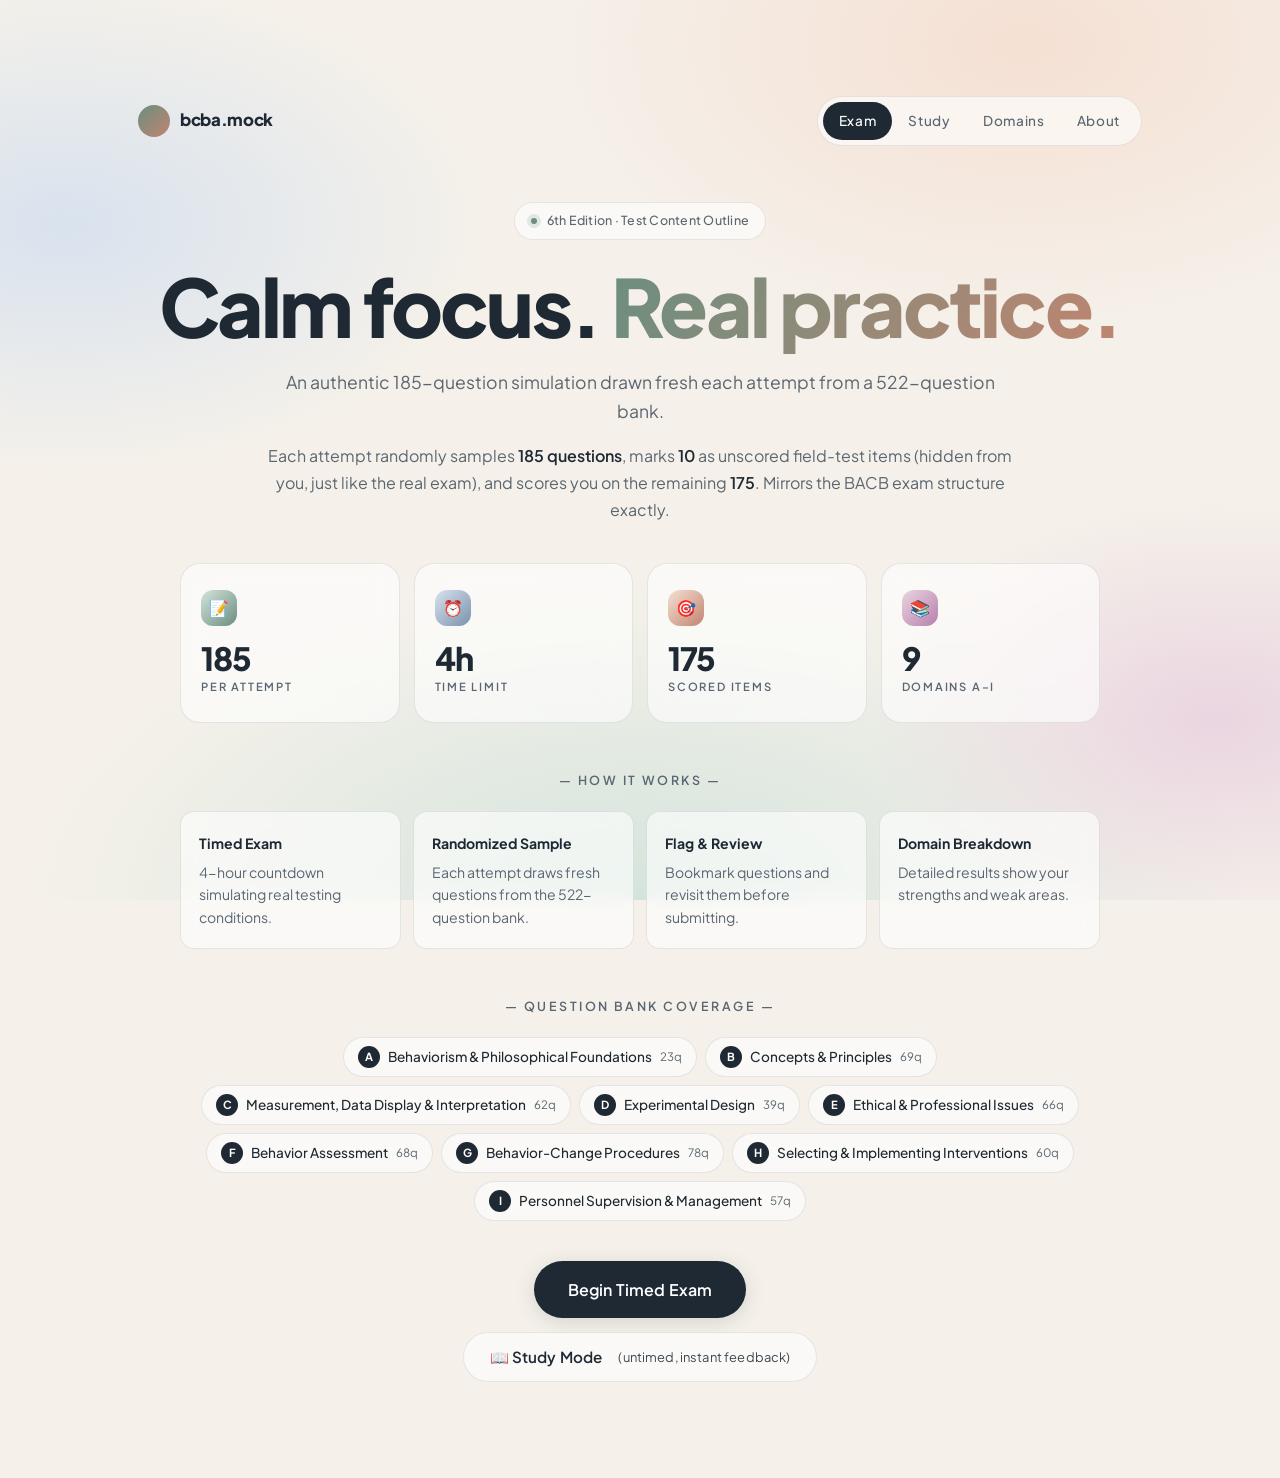
<file: index.html>
<!DOCTYPE html>
<html lang="en">
<head>
  <meta charset="UTF-8">
  <meta name="viewport" content="width=device-width, initial-scale=1.0">
  <meta name="description" content="BCBA Mock Exam — 185 scenario-based questions per attempt, drawn from a 522-question bank. 175 scored + 10 unscored field-test items, mirroring the BACB exam structure.">
  <meta name="theme-color" content="#f5f1ea">
  <meta property="og:title" content="BCBA Mock Exam — 6th Edition TCO">
  <meta property="og:description" content="Authentic 185-question BCBA practice exam with timed mode, study mode, and detailed results.">
  <title>BCBA Mock Exam &mdash; 6th Edition TCO</title>

  <link rel="preconnect" href="https://fonts.googleapis.com">
  <link rel="preconnect" href="https://fonts.gstatic.com" crossorigin>
  <link href="https://fonts.googleapis.com/css2?family=Plus+Jakarta+Sans:wght@300;400;500;600;700;800&display=swap" rel="stylesheet">

  <link rel="stylesheet" href="css/styles.css">
</head>
<body>
  <div class="container" id="app"></div>
  <button class="q-map-toggle" id="mapToggle" style="display:none" onclick="toggleMap()" aria-label="Toggle question navigator">&#9776;</button>
  <div class="q-map" id="qMap" role="navigation" aria-label="Question navigator"></div>

  <script defer src="js/questions.js"></script>
  <script defer src="js/domains.js"></script>
  <script defer src="js/state.js"></script>
  <script defer src="js/timer.js"></script>
  <script defer src="js/exam.js"></script>
  <script defer src="js/review.js"></script>
  <script defer src="js/render.js"></script>
  <script defer src="js/app.js"></script>
</body>
</html>
</file>
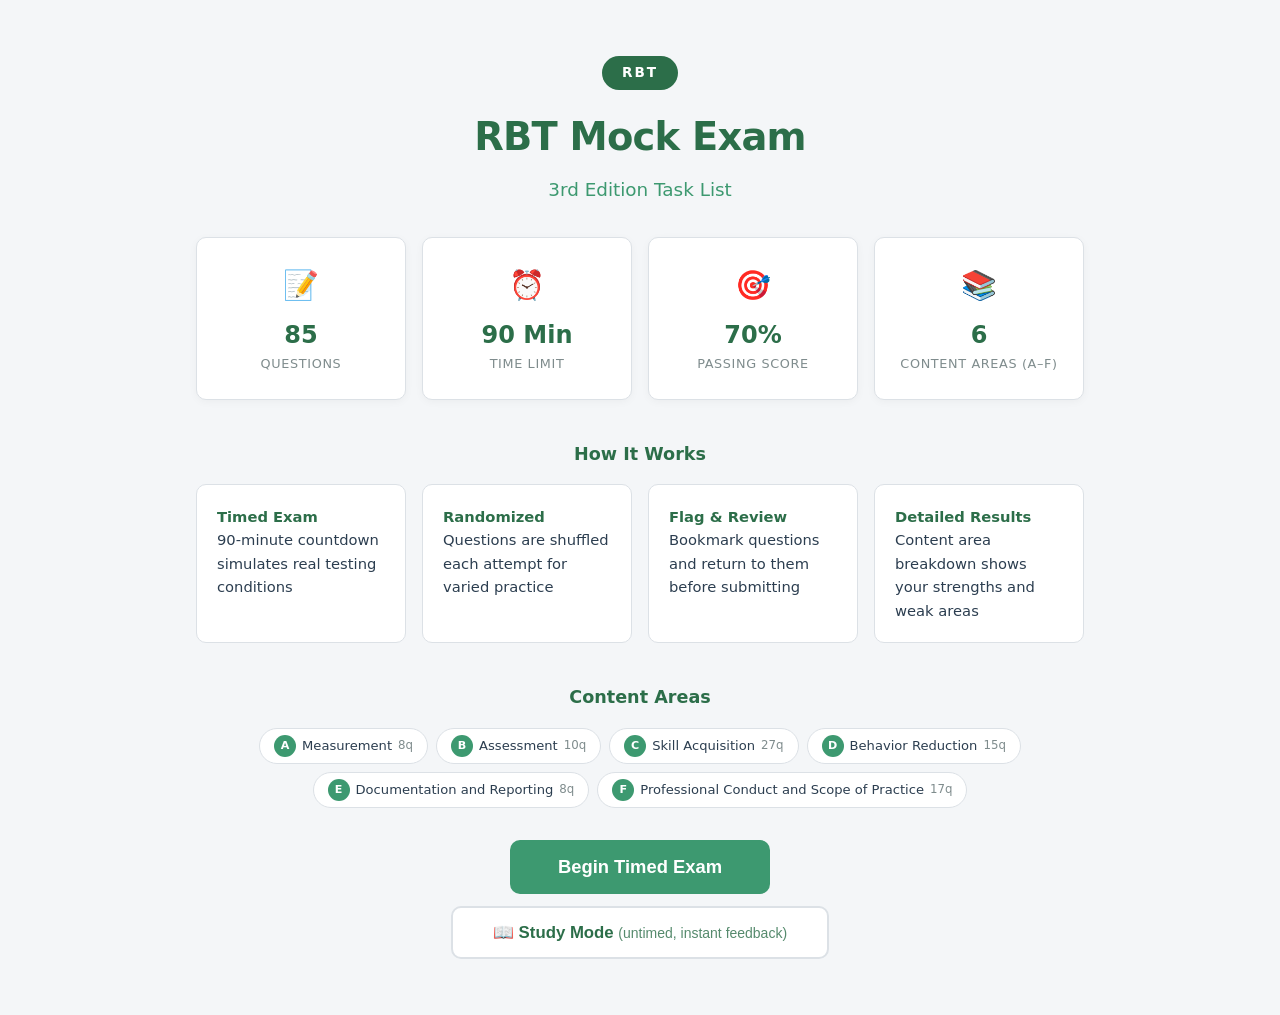
<file: RBT/index.html>
<!DOCTYPE html>
<html lang="en">
<head>
  <meta charset="UTF-8">
  <meta name="viewport" content="width=device-width, initial-scale=1.0">
  <meta name="description" content="RBT Mock Exam — 85 scenario-based questions aligned with the 3rd Edition Task List. Timed exam, study mode, detailed content area breakdown.">
  <meta name="theme-color" content="#2c6e49">
  <meta property="og:title" content="RBT Mock Exam — 3rd Edition Task List">
  <meta property="og:description" content="85-question practice exam for RBT certification with timed mode, study mode, and detailed results.">
  <title>RBT Mock Exam &mdash; 3rd Edition Task List</title>
  <link rel="stylesheet" href="css/styles.css">
</head>
<body>
  <div class="container" id="app"></div>
  <button class="q-map-toggle" id="mapToggle" style="display:none" onclick="toggleMap()" aria-label="Toggle question navigator">&#9776;</button>
  <div class="q-map" id="qMap" role="navigation" aria-label="Question navigator"></div>

  <script defer src="js/questions.js"></script>
  <script defer src="js/domains.js"></script>
  <script defer src="js/state.js"></script>
  <script defer src="js/timer.js"></script>
  <script defer src="js/exam.js"></script>
  <script defer src="js/review.js"></script>
  <script defer src="js/render.js"></script>
  <script defer src="js/app.js"></script>
</body>
</html>
</file>
<file: css/styles.css>
/* ============================================================
   BCBA Mock Exam — "Calm Gradient" theme
   Pastel atmospheric background, glassmorphic cards, modern sans
   ============================================================ */

* { margin: 0; padding: 0; box-sizing: border-box; }

:root {
  /* Background gradient anchors */
  --bg-base: #f5f1ea;
  --grad-mint:    #d4e4dc;
  --grad-peach:   #f5e0d3;
  --grad-sky:     #d8e2ee;
  --grad-blush:   #ead5e0;

  /* Ink scale */
  --ink:        #1f2934;
  --ink-soft:   #5a6671;
  --ink-mute:   #8a929c;

  /* Accent palette */
  --accent:       #6b8e7f;   /* sage */
  --accent-warm:  #c08570;   /* terracotta-pink */
  --accent-cool:  #7a92ad;   /* dusty blue */

  /* Semantic */
  --success:    #6b8e7f;
  --success-bg: rgba(107, 142, 127, 0.12);
  --danger:     #c47a6a;
  --danger-bg:  rgba(196, 122, 106, 0.12);
  --warn:       #d4a574;
  --warn-bg:    rgba(212, 165, 116, 0.18);

  /* Surfaces */
  --card-glass:    rgba(255, 255, 255, 0.6);
  --card-glass-2:  rgba(255, 255, 255, 0.85);
  --card-solid:    #ffffff;
  --card-mute:     rgba(31, 41, 52, 0.04);
  --line:          rgba(31, 41, 52, 0.1);
  --line-strong:   rgba(31, 41, 52, 0.2);

  /* Radii / shadows */
  --r-sm:   8px;
  --r:      14px;
  --r-lg:   20px;
  --r-pill: 999px;
  --shadow-sm: 0 1px 4px rgba(31, 41, 52, 0.06);
  --shadow:    0 4px 24px rgba(31, 41, 52, 0.08);
  --shadow-lg: 0 12px 40px rgba(31, 41, 52, 0.12);
}

html, body {
  background:
    radial-gradient(ellipse 70% 60% at 80% 5%,  var(--grad-peach) 0%, transparent 55%),
    radial-gradient(ellipse 60% 50% at 5% 25%,  var(--grad-sky)   0%, transparent 55%),
    radial-gradient(ellipse 50% 45% at 95% 80%, var(--grad-blush) 0%, transparent 55%),
    radial-gradient(ellipse 80% 60% at 50% 100%, var(--grad-mint)  0%, transparent 60%),
    var(--bg-base);
  background-attachment: fixed;
  color: var(--ink);
  font-family: 'Plus Jakarta Sans', system-ui, -apple-system, sans-serif;
  font-weight: 400;
  line-height: 1.6;
  min-height: 100vh;
  -webkit-font-smoothing: antialiased;
  -moz-osx-font-smoothing: grayscale;
}

.container { max-width: 1100px; margin: 0 auto; padding: 16px 24px; }

/* ============================================================
   BUTTONS
   ============================================================ */
.btn {
  display: inline-flex; align-items: center; justify-content: center;
  gap: 10px;
  padding: 14px 26px;
  border: none;
  border-radius: var(--r-pill);
  font-family: inherit;
  font-size: 0.95rem;
  font-weight: 600;
  letter-spacing: 0.01em;
  cursor: pointer;
  transition: all .25s ease;
  text-decoration: none;
  white-space: nowrap;
}
.btn:disabled { opacity: 0.4; cursor: not-allowed; }
.btn small { font-weight: 400; opacity: 0.85; font-size: 0.85em; margin-left: 6px; }

.btn-primary {
  background: var(--ink);
  color: white;
  box-shadow: 0 4px 20px rgba(31, 41, 52, 0.15);
}
.btn-primary:hover:not(:disabled) {
  transform: translateY(-2px);
  box-shadow: 0 8px 28px rgba(31, 41, 52, 0.25);
}

.btn-lg { padding: 18px 34px; font-size: 1rem; }

.btn-outline {
  background: transparent;
  color: var(--ink);
  border: 1.5px solid var(--ink);
  box-shadow: none;
}
.btn-outline:hover:not(:disabled) { background: var(--ink); color: white; }

.btn-secondary {
  background: var(--card-glass);
  color: var(--ink);
  border: 1px solid var(--line);
  backdrop-filter: blur(10px);
  -webkit-backdrop-filter: blur(10px);
}
.btn-secondary:hover:not(:disabled) {
  background: var(--card-glass-2);
  border-color: var(--line-strong);
}

.btn-sm { padding: 9px 18px; font-size: 0.85rem; gap: 6px; }

.btn-danger {
  background: var(--danger);
  color: white;
}
.btn-danger:hover:not(:disabled) { filter: brightness(0.92); transform: translateY(-1px); }

.btn-success {
  background: var(--success);
  color: white;
}
.btn-success:hover:not(:disabled) { filter: brightness(0.92); transform: translateY(-1px); }

/* ============================================================
   START SCREEN
   ============================================================ */
.start-screen {
  max-width: 1100px;
  margin: 0 auto;
  padding: 64px 24px 80px;
  text-align: center;
}

/* Top brand bar */
.start-nav {
  display: flex; justify-content: space-between; align-items: center;
  padding: 16px 0 32px;
  margin-bottom: 24px;
}
.start-nav .brand {
  display: flex; align-items: center; gap: 10px;
  font-weight: 800;
  font-size: 1.05rem;
  letter-spacing: -0.02em;
}
.start-nav .brand-mark {
  width: 32px; height: 32px;
  border-radius: 50%;
  background: linear-gradient(135deg, var(--accent), var(--accent-warm));
}
.start-nav .nav-pill {
  display: inline-flex;
  background: var(--card-glass);
  border: 1px solid var(--line);
  padding: 5px;
  border-radius: var(--r-pill);
  backdrop-filter: blur(12px);
  -webkit-backdrop-filter: blur(12px);
  font-size: 0.85rem;
  color: var(--ink-soft);
  font-weight: 500;
  letter-spacing: 0.05em;
}
.start-nav .nav-pill .item {
  padding: 8px 16px;
  border-radius: var(--r-pill);
}
.start-nav .nav-pill .item.active {
  background: var(--ink);
  color: white;
}

/* Hero */
.hero { margin-bottom: 40px; }
.eyebrow-pill {
  display: inline-flex; align-items: center; gap: 10px;
  padding: 8px 16px;
  background: var(--card-glass);
  border: 1px solid var(--line);
  border-radius: var(--r-pill);
  font-size: 0.78rem;
  font-weight: 500;
  color: var(--ink-soft);
  letter-spacing: 0.02em;
  margin-bottom: 24px;
  backdrop-filter: blur(10px);
  -webkit-backdrop-filter: blur(10px);
}
.eyebrow-pill .dot {
  width: 6px; height: 6px;
  background: var(--accent);
  border-radius: 50%;
  box-shadow: 0 0 0 4px rgba(107, 142, 127, 0.18);
}

h1 {
  font-weight: 800;
  font-size: clamp(2.6rem, 6.5vw, 5rem);
  line-height: 1.05;
  letter-spacing: -0.035em;
  margin-bottom: 20px;
  max-width: 18ch;
  margin-left: auto; margin-right: auto;
}
.start-screen h1 .accent {
  background: linear-gradient(120deg, var(--accent) 0%, var(--accent-warm) 100%);
  -webkit-background-clip: text; background-clip: text;
  color: transparent;
}
.start-screen .subtitle {
  font-size: 1.1rem;
  line-height: 1.65;
  color: var(--ink-soft);
  max-width: 56ch;
  margin: 0 auto 16px;
  font-weight: 400;
}
.start-screen .lede {
  font-size: 1rem;
  line-height: 1.7;
  color: var(--ink-soft);
  max-width: 64ch;
  margin: 0 auto 36px;
  font-weight: 400;
}
.start-screen .lede b { color: var(--ink); font-weight: 600; }

/* Info card grid */
.info-grid {
  display: grid;
  grid-template-columns: repeat(4, 1fr);
  gap: 14px;
  margin: 0 auto 48px;
  max-width: 920px;
}
.info-card {
  background: var(--card-glass);
  backdrop-filter: blur(14px);
  -webkit-backdrop-filter: blur(14px);
  border: 1px solid var(--line);
  border-radius: var(--r-lg);
  padding: 26px 20px;
  text-align: left;
  transition: all .3s;
  position: relative;
  overflow: hidden;
}
.info-card:hover {
  transform: translateY(-3px);
  background: var(--card-glass-2);
  box-shadow: var(--shadow);
}
.info-card .info-icon {
  width: 36px; height: 36px;
  border-radius: 12px;
  display: flex; align-items: center; justify-content: center;
  font-size: 1rem;
  margin-bottom: 16px;
  background: linear-gradient(135deg, var(--grad-mint), var(--accent));
}
.info-card:nth-child(2) .info-icon { background: linear-gradient(135deg, var(--grad-sky), var(--accent-cool)); }
.info-card:nth-child(3) .info-icon { background: linear-gradient(135deg, var(--grad-peach), var(--accent-warm)); }
.info-card:nth-child(4) .info-icon { background: linear-gradient(135deg, var(--grad-blush), #b87fad); }
.info-card .value {
  font-size: 2rem;
  font-weight: 800;
  letter-spacing: -0.03em;
  line-height: 1;
  margin-bottom: 4px;
  color: var(--ink);
}
.info-card .label {
  font-size: 0.7rem;
  letter-spacing: 0.16em;
  text-transform: uppercase;
  color: var(--ink-soft);
  font-weight: 600;
}

/* Features section */
.features-section { margin: 48px auto; max-width: 920px; }
.features-section h3, .domains-section h3 {
  font-size: 0.78rem;
  font-weight: 600;
  letter-spacing: 0.2em;
  text-transform: uppercase;
  color: var(--ink-soft);
  margin-bottom: 20px;
}
.features-grid {
  display: grid;
  grid-template-columns: repeat(4, 1fr);
  gap: 12px;
  text-align: left;
}
.feature {
  background: var(--card-glass);
  backdrop-filter: blur(10px);
  -webkit-backdrop-filter: blur(10px);
  border: 1px solid var(--line);
  border-radius: var(--r);
  padding: 20px 18px;
  font-size: 0.88rem;
  line-height: 1.6;
  color: var(--ink-soft);
}
.feature strong { color: var(--ink); font-weight: 700; display: block; margin-bottom: 6px; }

/* Domain pills */
.domains-section { margin: 48px auto 0; max-width: 920px; }
.domains-list {
  display: flex; flex-wrap: wrap; gap: 8px; justify-content: center;
}
.domain-pill {
  display: inline-flex; align-items: center; gap: 8px;
  padding: 8px 14px;
  background: var(--card-glass);
  border: 1px solid var(--line);
  border-radius: var(--r-pill);
  font-size: 0.85rem;
  font-weight: 500;
  backdrop-filter: blur(10px);
  -webkit-backdrop-filter: blur(10px);
  transition: all .2s;
}
.domain-pill:hover { background: var(--card-glass-2); transform: translateY(-1px); }
.domain-pill .domain-code {
  width: 22px; height: 22px;
  background: var(--ink);
  color: white;
  border-radius: 50%;
  display: inline-flex; align-items: center; justify-content: center;
  font-size: 0.7rem;
  font-weight: 700;
  flex-shrink: 0;
}
.domain-pill .domain-count {
  font-size: 0.72rem;
  color: var(--ink-soft);
  font-weight: 400;
}

/* Start actions */
.start-actions {
  display: flex; flex-direction: column; align-items: center;
  gap: 14px; margin: 40px 0 0;
}
.start-divider {
  width: 100%; max-width: 320px;
  text-align: center;
  border-bottom: 1px solid var(--line);
  line-height: 0;
  margin: 12px 0;
}
.start-divider span {
  background: var(--bg-base);
  padding: 0 16px;
  font-size: 0.78rem;
  color: var(--ink-mute);
  font-weight: 500;
  letter-spacing: 0.05em;
}

/* ============================================================
   TOP BAR (during exam)
   ============================================================ */
.top-bar {
  display: flex; justify-content: space-between; align-items: center;
  background: var(--card-glass-2);
  backdrop-filter: blur(20px);
  -webkit-backdrop-filter: blur(20px);
  color: var(--ink);
  padding: 14px 22px;
  border-radius: var(--r-pill);
  border: 1px solid var(--line);
  margin-bottom: 24px;
  flex-wrap: wrap;
  gap: 12px;
  position: sticky;
  top: 12px;
  z-index: 50;
  box-shadow: var(--shadow-sm);
}
.top-bar .timer {
  font-weight: 700;
  font-size: 1.15rem;
  font-variant-numeric: tabular-nums;
  letter-spacing: 0.02em;
  color: var(--ink);
}
.top-bar .progress {
  font-size: 0.9rem;
  color: var(--ink-soft);
  font-weight: 500;
}
.timer.warning {
  color: var(--danger);
  animation: pulse 1.4s infinite;
}
@keyframes pulse { 0%, 100% { opacity: 1; } 50% { opacity: 0.55; } }

/* ============================================================
   QUESTION CARD
   ============================================================ */
.question-card {
  background: var(--card-glass-2);
  backdrop-filter: blur(20px);
  -webkit-backdrop-filter: blur(20px);
  border: 1px solid var(--line);
  border-radius: var(--r-lg);
  padding: 36px;
  box-shadow: var(--shadow);
  margin-bottom: 16px;
}
.q-header {
  display: flex; justify-content: space-between; align-items: center;
  margin-bottom: 20px;
  flex-wrap: wrap;
  gap: 8px;
}
.q-number {
  font-size: 0.78rem;
  font-weight: 600;
  color: var(--accent);
  background: var(--success-bg);
  padding: 6px 14px;
  border-radius: var(--r-pill);
  letter-spacing: 0.05em;
}
.q-domain {
  font-size: 0.78rem;
  color: var(--ink-mute);
  font-weight: 500;
  letter-spacing: 0.02em;
}
.q-stem {
  font-size: 1.05rem;
  line-height: 1.75;
  margin-bottom: 28px;
  color: var(--ink);
}
.q-flag {
  cursor: pointer;
  font-size: 1.2rem;
  opacity: 0.4;
  transition: all .2s;
  user-select: none;
  width: 36px; height: 36px;
  display: inline-flex; align-items: center; justify-content: center;
  border-radius: 50%;
}
.q-flag:hover { opacity: 0.7; background: var(--card-mute); }
.q-flag.flagged { opacity: 1; color: var(--warn); background: var(--warn-bg); }
.q-flag:focus-visible {
  outline: 2px solid var(--accent);
  outline-offset: 2px;
}

/* Options */
.options { display: flex; flex-direction: column; gap: 10px; }
.option {
  display: flex; align-items: flex-start; gap: 14px;
  padding: 16px 18px;
  border: 1.5px solid var(--line);
  border-radius: var(--r);
  cursor: pointer;
  transition: all .15s ease;
  background: var(--card-glass);
  min-height: 52px;
}
.option:hover {
  border-color: var(--accent);
  background: rgba(255, 255, 255, 0.85);
  transform: translateX(2px);
}
.option:focus-visible {
  outline: 2px solid var(--accent);
  outline-offset: 2px;
}
.option.selected {
  border-color: var(--ink);
  background: var(--ink);
  color: white;
}
.option .letter {
  width: 30px; height: 30px;
  border-radius: 50%;
  display: flex; align-items: center; justify-content: center;
  font-weight: 700; font-size: 0.85rem;
  flex-shrink: 0;
  border: 1.5px solid var(--line-strong);
  color: var(--ink-soft);
  background: white;
  transition: all .15s;
}
.option.selected .letter {
  background: white;
  color: var(--ink);
  border-color: white;
}
.option .text { flex: 1; padding-top: 4px; line-height: 1.55; }

/* Review-mode (correct/incorrect) */
.option.correct {
  border-color: var(--success);
  background: var(--success-bg);
  color: var(--ink);
}
.option.correct .letter { background: var(--success); color: white; border-color: var(--success); }
.option.incorrect {
  border-color: var(--danger);
  background: var(--danger-bg);
  color: var(--ink);
}
.option.incorrect .letter { background: var(--danger); color: white; border-color: var(--danger); }

.rationale {
  margin-top: 24px;
  padding: 20px 22px;
  background: var(--card-glass);
  border-left: 3px solid var(--accent);
  border-radius: 0 var(--r) var(--r) 0;
  font-size: 0.95rem;
  line-height: 1.7;
  color: var(--ink-soft);
  display: none;
}
.rationale.show { display: block; }
.rationale strong { color: var(--ink); font-weight: 700; }

/* ============================================================
   NAV BAR
   ============================================================ */
.nav-bar {
  display: flex; justify-content: space-between; align-items: center;
  gap: 12px;
}
.nav-bar .center { display: flex; gap: 8px; }

/* ============================================================
   QUESTION NAVIGATOR (FAB + panel)
   ============================================================ */
.q-map-toggle {
  position: fixed;
  bottom: 24px; right: 24px;
  width: 56px; height: 56px;
  border-radius: 50%;
  background: var(--ink);
  color: white;
  border: none;
  font-size: 1.3rem;
  cursor: pointer;
  box-shadow: var(--shadow-lg);
  z-index: 100;
  display: flex; align-items: center; justify-content: center;
  transition: transform .25s;
}
.q-map-toggle:hover { transform: scale(1.05); }
.q-map {
  position: fixed;
  bottom: 96px; right: 24px;
  width: 360px; max-height: 70vh;
  background: var(--card-glass-2);
  backdrop-filter: blur(24px);
  -webkit-backdrop-filter: blur(24px);
  border-radius: var(--r-lg);
  border: 1px solid var(--line);
  box-shadow: var(--shadow-lg);
  z-index: 99;
  display: none;
  overflow: auto;
  padding: 20px;
}
.q-map.show { display: block; }
.q-map h3 {
  font-size: 0.78rem;
  font-weight: 700;
  color: var(--ink);
  margin-bottom: 16px;
  letter-spacing: 0.1em;
  text-transform: uppercase;
}
.q-map-grid {
  display: grid;
  grid-template-columns: repeat(10, 1fr);
  gap: 5px;
}
.q-map-btn {
  width: 30px; height: 30px;
  border: 1px solid var(--line);
  border-radius: 8px;
  display: flex; align-items: center; justify-content: center;
  font-size: 0.7rem;
  font-weight: 600;
  cursor: pointer;
  background: var(--card-glass);
  color: var(--ink-soft);
  transition: all .15s;
}
.q-map-btn:hover { border-color: var(--accent); transform: scale(1.05); }
.q-map-btn.answered { background: var(--ink); color: white; border-color: var(--ink); }
.q-map-btn.flagged-map { box-shadow: 0 0 0 2px var(--warn); }
.q-map-btn.current { outline: 2px solid var(--accent); outline-offset: 2px; }
.q-map-btn.review-correct { background: var(--success); color: white; border-color: var(--success); }
.q-map-btn.review-incorrect { background: var(--danger); color: white; border-color: var(--danger); }
.q-map-btn.review-unanswered { background: var(--card-mute); color: var(--ink-mute); }
.domain-label {
  grid-column: 1 / -1;
  font-size: 0.7rem;
  font-weight: 600;
  color: var(--ink-mute);
  margin-top: 12px;
  text-transform: uppercase;
  letter-spacing: 0.12em;
}

/* ============================================================
   RESULTS
   ============================================================ */
.results {
  text-align: center;
  padding: 48px 24px;
  max-width: 900px;
  margin: 0 auto;
}
.results h1 {
  font-size: clamp(2rem, 4vw, 2.6rem);
  margin-bottom: 12px;
  max-width: none;
}
.score-circle {
  width: 200px; height: 200px;
  border-radius: 50%;
  display: flex; flex-direction: column; align-items: center; justify-content: center;
  margin: 36px auto 20px;
  border: 8px solid var(--line);
  background: var(--card-glass-2);
  backdrop-filter: blur(10px);
  -webkit-backdrop-filter: blur(10px);
  box-shadow: var(--shadow);
  transition: border-color .4s;
}
.score-circle .pct {
  font-size: 3.2rem;
  font-weight: 800;
  letter-spacing: -0.04em;
  line-height: 1;
}
.score-circle .label { font-size: 0.85rem; color: var(--ink-soft); margin-top: 4px; font-weight: 500; }
.score-circle.pass { border-color: var(--success); }
.score-circle.pass .pct { color: var(--success); }
.score-circle.fail { border-color: var(--danger); }
.score-circle.fail .pct { color: var(--danger); }

.result-badge {
  display: inline-block;
  padding: 8px 22px;
  border-radius: var(--r-pill);
  font-weight: 700;
  font-size: 0.95rem;
  letter-spacing: 0.08em;
  margin-bottom: 12px;
}
.result-badge.pass { background: var(--success-bg); color: var(--success); }
.result-badge.fail { background: var(--danger-bg); color: var(--danger); }

.domain-breakdown {
  text-align: left;
  margin: 36px 0;
  background: var(--card-glass);
  border: 1px solid var(--line);
  border-radius: var(--r-lg);
  padding: 28px;
  backdrop-filter: blur(10px);
  -webkit-backdrop-filter: blur(10px);
}
.domain-breakdown > h3 {
  margin-bottom: 18px;
  color: var(--ink);
  font-size: 0.85rem;
  font-weight: 700;
  text-transform: uppercase;
  letter-spacing: 0.12em;
}
.domain-row {
  display: flex; align-items: center; gap: 14px;
  padding: 14px 0;
  border-bottom: 1px solid var(--line);
}
.domain-row:last-child { border-bottom: none; }
.domain-row .name { flex: 1; font-size: 0.92rem; }
.domain-row .name strong { color: var(--accent); font-weight: 700; margin-right: 6px; }
.domain-row .bar-wrap {
  flex: 2;
  height: 8px;
  background: var(--card-mute);
  border-radius: var(--r-pill);
  overflow: hidden;
}
.domain-row .bar { height: 100%; border-radius: var(--r-pill); transition: width .8s ease; }
.domain-row .score-text {
  width: 96px; text-align: right;
  font-weight: 700;
  font-size: 0.85rem;
  font-variant-numeric: tabular-nums;
}

.actions {
  display: flex;
  gap: 10px;
  justify-content: center;
  flex-wrap: wrap;
  margin-top: 40px;
}

/* ============================================================
   RESPONSIVE
   ============================================================ */
@media (max-width: 900px) {
  .container { padding: 12px 16px; }
  .start-screen { padding: 32px 16px 56px; }
  .start-nav { padding: 12px 0 24px; }
  .start-nav .nav-pill { display: none; }
  .info-grid { grid-template-columns: repeat(2, 1fr); }
  .features-grid { grid-template-columns: repeat(2, 1fr); }
  .question-card { padding: 24px 20px; }
}

@media (max-width: 600px) {
  .start-screen h1 { font-size: 2.4rem; }
  .info-grid { grid-template-columns: repeat(2, 1fr); gap: 10px; }
  .features-grid { grid-template-columns: 1fr; }
  .top-bar { padding: 12px 16px; font-size: 0.9rem; border-radius: var(--r-lg); }
  .question-card { padding: 20px 16px; }
  .q-stem { font-size: 1rem; }
  .option { padding: 14px; min-height: 48px; }
  .nav-bar { flex-wrap: wrap; justify-content: center; }
  .nav-bar .center { order: 3; width: 100%; justify-content: center; margin-top: 8px; }
  .btn { padding: 12px 20px; font-size: 0.9rem; }
  .btn-sm { padding: 9px 14px; font-size: 0.82rem; }

  /* Bottom-sheet question map */
  .q-map {
    width: 100%; max-width: 100%;
    bottom: 0; right: 0; left: 0;
    border-radius: var(--r-lg) var(--r-lg) 0 0;
    max-height: 65vh;
  }
  .q-map-grid { grid-template-columns: repeat(8, 1fr); }

  .score-circle { width: 160px; height: 160px; border-width: 6px; }
  .score-circle .pct { font-size: 2.6rem; }
  .domain-breakdown { padding: 20px 18px; }
  .domain-row { flex-wrap: wrap; }
  .domain-row .bar-wrap { flex: 1 1 100%; order: 3; }
  .domain-row .score-text { width: auto; order: 2; }
  .actions { flex-direction: column; align-items: stretch; }
  .actions .btn { width: 100%; }
}

/* ============================================================
   PRINT
   ============================================================ */
@media print {
  .top-bar, .nav-bar, .q-map-toggle, .q-map, .actions, .btn, .start-nav { display: none !important; }
  body { background: white; }
  .question-card, .domain-breakdown { box-shadow: none; border: 1px solid #ddd; background: white; }
  .results { padding: 16px 0; }
}
</file>
<file: RBT/css/styles.css>
/* RBT Mock Exam — Styles */
* { margin: 0; padding: 0; box-sizing: border-box; }

:root {
  --primary: #2c6e49;
  --accent: #3d9970;
  --success: #27ae60;
  --danger: #c0392b;
  --warn: #f39c12;
  --bg: #f4f6f8;
  --card: #fff;
  --text: #2c3e50;
  --muted: #7f8c8d;
  --border: #dce1e6;
  --radius: 10px;
}

/* DARK MODE */
@media (prefers-color-scheme: dark) {
  :root {
    --bg: #1a1d23;
    --card: #23272e;
    --text: #e0e0e0;
    --muted: #9ca3af;
    --border: #3a3f47;
    --primary: #5dba88;
    --accent: #6fcf97;
  }
  .option:hover { background: rgba(111, 207, 151, 0.08); }
  .option.selected { background: rgba(111, 207, 151, 0.12); }
  .q-map-btn { background: var(--card); color: var(--text); }
  .q-map-btn.review-unanswered { background: #3a3f47; }
  .info-card { box-shadow: 0 2px 8px rgba(0, 0, 0, 0.2); }
}

body {
  font-family: 'Segoe UI', system-ui, -apple-system, sans-serif;
  background: var(--bg);
  color: var(--text);
  line-height: 1.6;
}

.container { max-width: 960px; margin: 0 auto; padding: 16px; }

/* ========================= */
/* START SCREEN              */
/* ========================= */
.start-screen { text-align: center; padding: 40px 20px; }

.hero {
  margin-bottom: 32px;
}
.hero-badge {
  display: inline-block;
  background: var(--primary);
  color: #fff;
  font-size: 0.85em;
  font-weight: 700;
  letter-spacing: 0.15em;
  padding: 6px 20px;
  border-radius: 20px;
  margin-bottom: 16px;
}
.start-screen h1 {
  font-size: 2.4em;
  color: var(--primary);
  margin-bottom: 8px;
  letter-spacing: -0.02em;
}
.start-screen .subtitle {
  color: var(--accent);
  font-size: 1.15em;
  margin-bottom: 0;
}

/* Info cards */
.info-grid {
  display: grid;
  grid-template-columns: repeat(auto-fit, minmax(160px, 1fr));
  gap: 16px;
  margin: 32px 0;
  text-align: center;
}
.info-card {
  background: var(--card);
  border-radius: var(--radius);
  padding: 24px 16px;
  border: 1px solid var(--border);
  box-shadow: 0 2px 8px rgba(0, 0, 0, 0.04);
  transition: transform 0.2s, box-shadow 0.2s;
}
.info-card:hover {
  transform: translateY(-2px);
  box-shadow: 0 6px 20px rgba(0, 0, 0, 0.08);
}
.info-icon { font-size: 1.8em; margin-bottom: 8px; }
.info-card .label {
  font-size: 0.8em;
  color: var(--muted);
  text-transform: uppercase;
  letter-spacing: 0.05em;
}
.info-card .value {
  font-size: 1.5em;
  font-weight: 700;
  color: var(--primary);
  margin-top: 4px;
}

/* Features section */
.features-section {
  margin: 40px 0;
  text-align: left;
}
.features-section h3, .domains-section h3 {
  color: var(--primary);
  font-size: 1.1em;
  margin-bottom: 16px;
  text-align: center;
}
.features-grid {
  display: grid;
  grid-template-columns: repeat(auto-fit, minmax(200px, 1fr));
  gap: 16px;
}
.feature {
  background: var(--card);
  padding: 20px;
  border-radius: var(--radius);
  border: 1px solid var(--border);
  font-size: 0.92em;
  line-height: 1.6;
  text-align: left;
}
.feature strong { color: var(--primary); }

/* Domains list */
.domains-section { margin: 32px 0; }
.domains-list {
  display: flex;
  flex-wrap: wrap;
  gap: 8px;
  justify-content: center;
}
.domain-pill {
  display: inline-flex;
  align-items: center;
  gap: 6px;
  background: var(--card);
  border: 1px solid var(--border);
  border-radius: 20px;
  padding: 6px 14px;
  font-size: 0.82em;
  color: var(--text);
}
.domain-code {
  background: var(--accent);
  color: #fff;
  width: 22px;
  height: 22px;
  border-radius: 50%;
  display: inline-flex;
  align-items: center;
  justify-content: center;
  font-weight: 700;
  font-size: 0.85em;
  flex-shrink: 0;
}
.domain-count {
  color: var(--muted);
  font-size: 0.9em;
}

/* Start actions */
.start-actions {
  display: flex;
  flex-direction: column;
  align-items: center;
  gap: 12px;
  margin-top: 32px;
}
.start-divider {
  width: 100%;
  max-width: 300px;
  text-align: center;
  border-bottom: 1px solid var(--border);
  line-height: 0;
  margin: 8px 0;
}
.start-divider span {
  background: var(--bg);
  padding: 0 16px;
  font-size: 0.85em;
  color: var(--muted);
}

/* ========================= */
/* BUTTONS                   */
/* ========================= */
.btn {
  display: inline-block;
  padding: 14px 40px;
  border: none;
  border-radius: var(--radius);
  font-size: 1.05em;
  font-weight: 600;
  cursor: pointer;
  transition: all 0.2s;
  text-decoration: none;
}
.btn-lg { padding: 16px 48px; font-size: 1.15em; }
.btn-primary { background: var(--accent); color: #fff; }
.btn-primary:hover {
  background: var(--primary);
  transform: translateY(-1px);
  box-shadow: 0 4px 12px rgba(0, 0, 0, 0.15);
}
.btn-primary.btn-outline {
  background: transparent;
  color: var(--accent);
  border: 2px solid var(--accent);
}
.btn-primary.btn-outline:hover {
  background: var(--accent);
  color: #fff;
}
.btn-secondary {
  background: var(--card);
  color: var(--primary);
  border: 2px solid var(--border);
}
.btn-secondary:hover { border-color: var(--accent); color: var(--accent); }
.btn-sm { padding: 8px 20px; font-size: 0.9em; }
.btn-danger { background: var(--danger); color: #fff; }
.btn-danger:hover { background: #a93226; }
.btn-success { background: var(--success); color: #fff; }
.btn-success:hover { background: #219a52; }
.btn small { opacity: 0.8; font-weight: 400; }

/* ========================= */
/* TOP BAR                   */
/* ========================= */
.top-bar {
  display: flex;
  justify-content: space-between;
  align-items: center;
  background: var(--primary);
  color: #fff;
  padding: 12px 20px;
  border-radius: var(--radius);
  margin-bottom: 16px;
  flex-wrap: wrap;
  gap: 8px;
  position: sticky;
  top: 0;
  z-index: 50;
}
.top-bar .timer {
  font-size: 1.3em;
  font-weight: 700;
  font-variant-numeric: tabular-nums;
}
.top-bar .progress { font-size: 0.95em; opacity: 0.85; }
.timer.warning { color: #f1c40f; animation: pulse 1s infinite; }
@keyframes pulse { 0%, 100% { opacity: 1; } 50% { opacity: 0.6; } }

/* ========================= */
/* QUESTION AREA             */
/* ========================= */
.question-card {
  background: var(--card);
  border-radius: var(--radius);
  padding: 32px;
  border: 1px solid var(--border);
  box-shadow: 0 2px 12px rgba(0, 0, 0, 0.05);
  margin-bottom: 16px;
}
.q-header {
  display: flex;
  justify-content: space-between;
  align-items: center;
  margin-bottom: 16px;
  flex-wrap: wrap;
  gap: 8px;
}
.q-number {
  font-size: 0.85em;
  font-weight: 600;
  color: var(--accent);
  background: rgba(61, 153, 112, 0.08);
  padding: 4px 12px;
  border-radius: 20px;
}
.q-domain { font-size: 0.8em; color: var(--muted); }
.q-stem { font-size: 1.1em; line-height: 1.7; margin-bottom: 24px; }
.q-flag {
  cursor: pointer;
  font-size: 1.2em;
  opacity: 0.4;
  transition: all 0.2s;
  user-select: none;
}
.q-flag:hover { opacity: 0.7; }
.q-flag.flagged { opacity: 1; color: var(--warn); }
.q-flag:focus-visible {
  outline: 2px solid var(--accent);
  outline-offset: 2px;
  border-radius: 4px;
}

.options { display: flex; flex-direction: column; gap: 10px; }

.option {
  display: flex;
  align-items: flex-start;
  gap: 12px;
  padding: 14px 16px;
  border: 2px solid var(--border);
  border-radius: 8px;
  cursor: pointer;
  transition: all 0.15s;
  background: var(--card);
  min-height: 48px;
}
.option:hover { border-color: var(--accent); background: rgba(61, 153, 112, 0.03); }
.option:focus-visible {
  outline: 2px solid var(--accent);
  outline-offset: 2px;
}
.option.selected { border-color: var(--accent); background: rgba(61, 153, 112, 0.06); }
.option .letter {
  width: 28px;
  height: 28px;
  border-radius: 50%;
  display: flex;
  align-items: center;
  justify-content: center;
  font-weight: 700;
  font-size: 0.85em;
  flex-shrink: 0;
  border: 2px solid var(--border);
  color: var(--muted);
  transition: all 0.15s;
}
.option.selected .letter {
  background: var(--accent);
  color: #fff;
  border-color: var(--accent);
}
.option .text { flex: 1; padding-top: 2px; }

/* ========================= */
/* REVIEW MODE               */
/* ========================= */
.option.correct { border-color: var(--success); background: rgba(39, 174, 96, 0.06); }
.option.correct .letter { background: var(--success); color: #fff; border-color: var(--success); }
.option.incorrect { border-color: var(--danger); background: rgba(192, 57, 43, 0.06); }
.option.incorrect .letter { background: var(--danger); color: #fff; border-color: var(--danger); }
.rationale {
  margin-top: 20px;
  padding: 16px;
  background: rgba(61, 153, 112, 0.04);
  border-left: 4px solid var(--accent);
  border-radius: 0 8px 8px 0;
  font-size: 0.95em;
  line-height: 1.7;
  display: none;
}
.rationale.show { display: block; }

/* ========================= */
/* NAV                       */
/* ========================= */
.nav-bar {
  display: flex;
  justify-content: space-between;
  align-items: center;
  gap: 12px;
}
.nav-bar .center { display: flex; gap: 8px; }

/* ========================= */
/* QUESTION MAP              */
/* ========================= */
.q-map-toggle {
  position: fixed;
  bottom: 20px;
  right: 20px;
  width: 52px;
  height: 52px;
  border-radius: 50%;
  background: var(--primary);
  color: #fff;
  border: none;
  font-size: 1.3em;
  cursor: pointer;
  box-shadow: 0 4px 16px rgba(0, 0, 0, 0.2);
  z-index: 100;
  display: flex;
  align-items: center;
  justify-content: center;
}
.q-map {
  position: fixed;
  bottom: 80px;
  right: 20px;
  width: 340px;
  max-height: 70vh;
  background: var(--card);
  border-radius: var(--radius);
  box-shadow: 0 8px 32px rgba(0, 0, 0, 0.15);
  border: 1px solid var(--border);
  z-index: 99;
  display: none;
  overflow: auto;
  padding: 16px;
}
.q-map.show { display: block; }
.q-map h3 { font-size: 0.95em; color: var(--primary); margin-bottom: 12px; }
.q-map-grid {
  display: grid;
  grid-template-columns: repeat(10, 1fr);
  gap: 4px;
}
.q-map-btn {
  width: 30px;
  height: 30px;
  border: 1px solid var(--border);
  border-radius: 4px;
  display: flex;
  align-items: center;
  justify-content: center;
  font-size: 0.7em;
  cursor: pointer;
  background: var(--card);
  color: var(--text);
  transition: all 0.15s;
}
.q-map-btn:hover { border-color: var(--accent); }
.q-map-btn.answered { background: var(--accent); color: #fff; border-color: var(--accent); }
.q-map-btn.flagged-map { border-color: var(--warn); box-shadow: 0 0 0 2px rgba(243, 156, 18, 0.3); }
.q-map-btn.current { outline: 2px solid var(--primary); outline-offset: 1px; }
.q-map-btn.review-correct { background: var(--success); color: #fff; border-color: var(--success); }
.q-map-btn.review-incorrect { background: var(--danger); color: #fff; border-color: var(--danger); }
.q-map-btn.review-unanswered { background: #ecf0f1; color: var(--muted); }
.domain-label {
  grid-column: 1 / -1;
  font-size: 0.75em;
  font-weight: 600;
  color: var(--muted);
  margin-top: 8px;
  text-transform: uppercase;
  letter-spacing: 0.03em;
}

/* ========================= */
/* RESULTS                   */
/* ========================= */
.results { text-align: center; padding: 40px 20px; }
.results h1 { color: var(--primary); margin-bottom: 8px; }
.score-circle {
  width: 180px;
  height: 180px;
  border-radius: 50%;
  display: flex;
  flex-direction: column;
  align-items: center;
  justify-content: center;
  margin: 32px auto;
  border: 8px solid var(--border);
  transition: border-color 0.3s;
}
.score-circle .pct { font-size: 3em; font-weight: 800; line-height: 1; }
.score-circle .label { font-size: 0.85em; color: var(--muted); }
.score-circle.pass { border-color: var(--success); }
.score-circle.pass .pct { color: var(--success); }
.score-circle.fail { border-color: var(--danger); }
.score-circle.fail .pct { color: var(--danger); }

.result-badge {
  display: inline-block;
  padding: 8px 24px;
  border-radius: 20px;
  font-weight: 700;
  font-size: 1.1em;
  letter-spacing: 0.05em;
  margin-bottom: 16px;
}
.result-badge.pass { background: rgba(39, 174, 96, 0.1); color: var(--success); }
.result-badge.fail { background: rgba(192, 57, 43, 0.1); color: var(--danger); }

.domain-breakdown { text-align: left; margin: 32px 0; }
.domain-row {
  display: flex;
  align-items: center;
  gap: 12px;
  padding: 10px 0;
  border-bottom: 1px solid var(--border);
}
.domain-row .name { flex: 1; font-size: 0.95em; }
.domain-row .bar-wrap {
  flex: 2;
  height: 24px;
  background: #ecf0f1;
  border-radius: 12px;
  overflow: hidden;
}
.domain-row .bar { height: 100%; border-radius: 12px; transition: width 0.6s ease; }
.domain-row .score-text { width: 80px; text-align: right; font-weight: 600; font-size: 0.9em; }
.actions {
  display: flex;
  gap: 12px;
  justify-content: center;
  flex-wrap: wrap;
  margin-top: 32px;
}

/* ========================= */
/* RESPONSIVE                */
/* ========================= */
@media (max-width: 768px) {
  .container { padding: 8px; }
  .start-screen { padding: 24px 12px; }
  .start-screen h1 { font-size: 1.8em; }
  .info-grid { grid-template-columns: repeat(2, 1fr); gap: 10px; }
  .info-card { padding: 16px 12px; }
  .features-grid { grid-template-columns: 1fr; }
  .domain-row { flex-wrap: wrap; }
  .domain-row .bar-wrap { flex: 1 1 100%; order: 3; }
  .domain-row .score-text { width: auto; order: 2; }
}

@media (max-width: 600px) {
  .question-card { padding: 20px 16px; }
  .top-bar { padding: 10px 14px; font-size: 0.9em; }
  .q-stem { font-size: 1em; }
  .option { padding: 12px 14px; min-height: 48px; }
  .nav-bar { flex-wrap: wrap; justify-content: center; }
  .nav-bar .center { order: 3; width: 100%; justify-content: center; margin-top: 8px; }
  .btn-sm { padding: 10px 16px; font-size: 0.85em; }

  /* Bottom-sheet style question map on mobile */
  .q-map {
    width: 100%;
    max-width: 100%;
    bottom: 0;
    right: 0;
    left: 0;
    border-radius: var(--radius) var(--radius) 0 0;
    max-height: 60vh;
  }
  .q-map-grid { grid-template-columns: repeat(8, 1fr); }

  .actions { flex-direction: column; align-items: stretch; }
  .actions .btn { width: 100%; }
}

/* ========================= */
/* PRINT                     */
/* ========================= */
@media print {
  .top-bar, .nav-bar, .q-map-toggle, .q-map, .actions, .btn { display: none !important; }
  .question-card { box-shadow: none; border: 1px solid #ccc; page-break-inside: avoid; }
  .results { padding: 20px 0; }
}

/* ========================= */
/* KEYBOARD HINT             */
/* ========================= */
.kbd-hint {
  position: fixed;
  bottom: 80px;
  left: 20px;
  background: var(--card);
  border: 1px solid var(--border);
  border-radius: var(--radius);
  padding: 12px 16px;
  font-size: 0.78em;
  color: var(--muted);
  line-height: 1.8;
  box-shadow: 0 4px 16px rgba(0, 0, 0, 0.1);
  z-index: 50;
  display: none;
}
kbd {
  background: var(--bg);
  border: 1px solid var(--border);
  border-radius: 4px;
  padding: 1px 6px;
  font-family: inherit;
  font-size: 0.95em;
}
</file>
